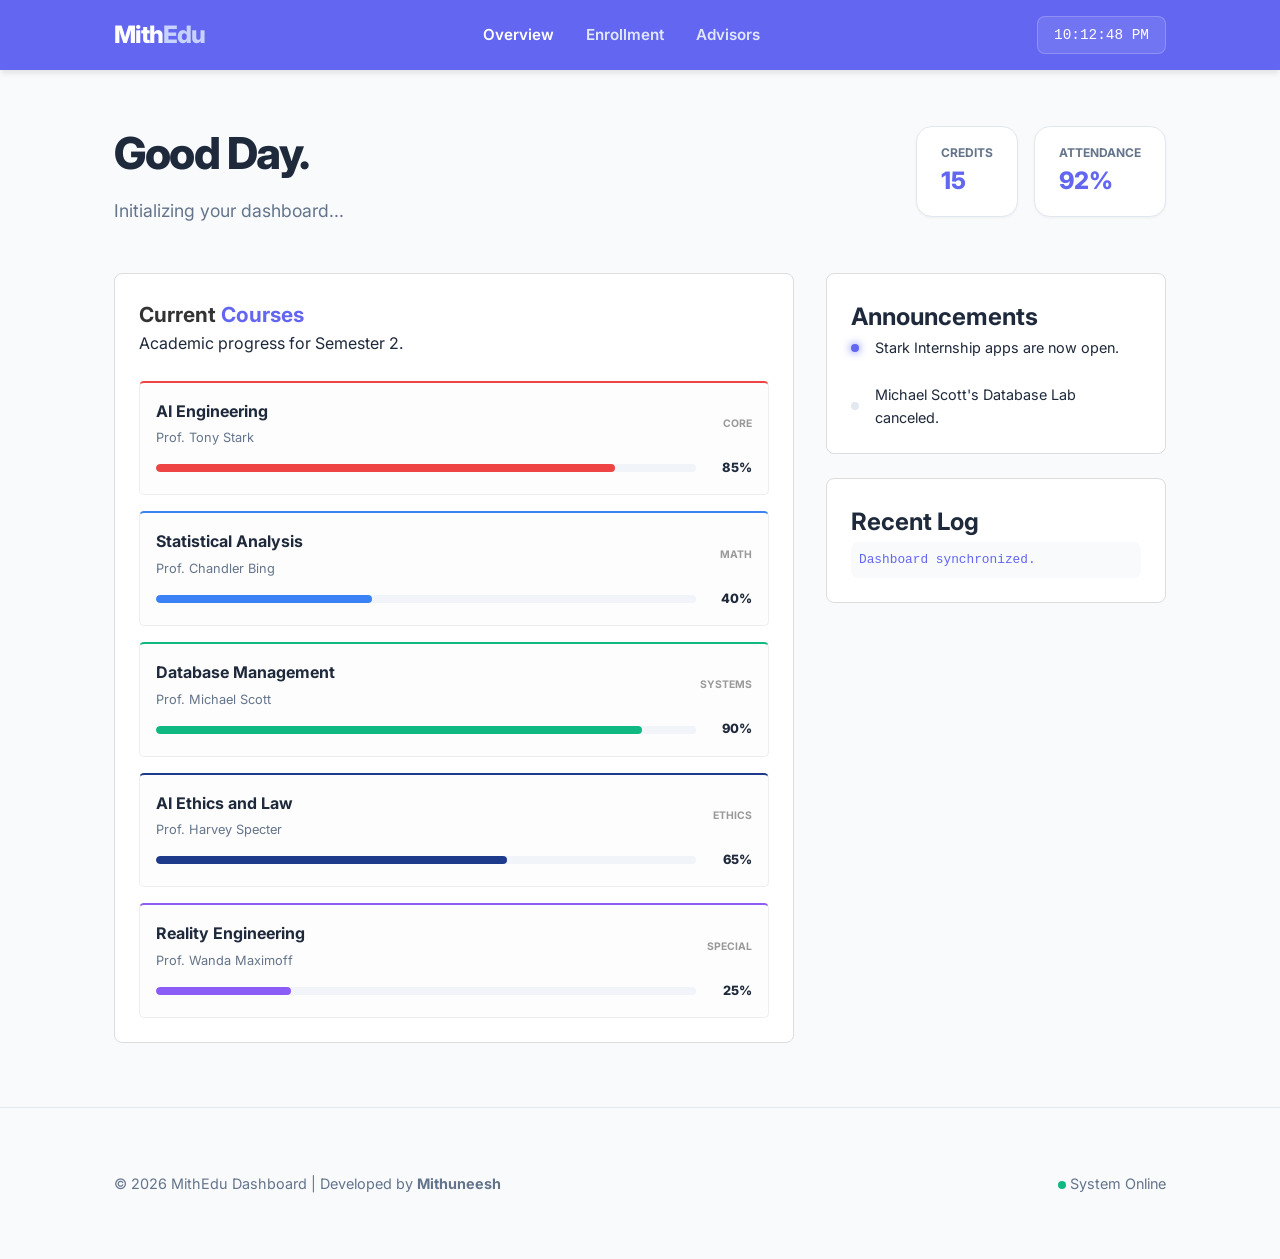
<file: index.html>
<!DOCTYPE html>
<html lang="en">

<head>
    <meta charset="UTF-8">
    <meta name="viewport" content="width=device-width, initial-scale=1.0">
    <title>MithEdu | Learning Dashboard</title>
    <link rel="stylesheet" href="style.css">
    <link href="https://fonts.googleapis.com/css2?family=Inter:wght@400;500;600;700;800&display=swap" rel="stylesheet">
</head>

<body data-page="home">
    <header class="navbar">
        <div class="container nav-content">
            <div class="logo">Mith<span>Edu</span></div>
            <nav>
                <ul class="nav-links">
                    <li><a href="index.html" class="active">Overview</a></li>
                    <li><a href="enroll.html">Enrollment</a></li>
                    <li><a href="mentors.html">Advisors</a></li>
                </ul>
            </nav>
            <div id="live-clock" class="clock">00:00:00</div>
        </div>
    </header>

    <main class="container">
        <div class="dashboard-header">
            <div class="welcome-box">
                <h1 id="welcome-msg">Good Day.</h1>
                <p id="user-display" class="muted">Initializing your dashboard...</p>
            </div>
            <div class="quick-stats">
                <div class="stat-card">
                    <span class="label">Credits</span>
                    <span class="value">15</span>
                </div>
                <div class="stat-card">
                    <span class="label">Attendance</span>
                    <span class="value">92%</span>
                </div>
            </div>
        </div>

        <div class="grid-system">
            <!-- Learning Progress -->
            <section class="card span-2">
                <div class="card-title">
                    <h2>Current <em>Courses</em></h2>
                    <p>Academic progress for Semester 2.</p>
                </div>

                <div class="courses-vibrant-list">
                    <!-- Course 1 -->
                    <div class="course-item c-red">
                        <div class="c-header">
                            <div class="c-info">
                                <strong>AI Engineering</strong>
                                <span class="prof">Prof. Tony Stark</span>
                            </div>
                            <span class="c-tag">Core</span>
                        </div>
                        <div class="p-container">
                            <div class="p-track">
                                <div class="p-fill" style="width: 85%"></div>
                            </div>
                            <span class="p-num">85%</span>
                        </div>
                    </div>

                    <!-- Course 2 -->
                    <div class="course-item c-blue">
                        <div class="c-header">
                            <div class="c-info">
                                <strong>Statistical Analysis</strong>
                                <span class="prof">Prof. Chandler Bing</span>
                            </div>
                            <span class="c-tag">Math</span>
                        </div>
                        <div class="p-container">
                            <div class="p-track">
                                <div class="p-fill" style="width: 40%"></div>
                            </div>
                            <span class="p-num">40%</span>
                        </div>
                    </div>

                    <!-- Course 3 -->
                    <div class="course-item c-green">
                        <div class="c-header">
                            <div class="c-info">
                                <strong>Database Management</strong>
                                <span class="prof">Prof. Michael Scott</span>
                            </div>
                            <span class="c-tag">Systems</span>
                        </div>
                        <div class="p-container">
                            <div class="p-track">
                                <div class="p-fill" style="width: 90%"></div>
                            </div>
                            <span class="p-num">90%</span>
                        </div>
                    </div>

                    <!-- Course 4 -->
                    <div class="course-item c-navy">
                        <div class="c-header">
                            <div class="c-info">
                                <strong>AI Ethics and Law</strong>
                                <span class="prof">Prof. Harvey Specter</span>
                            </div>
                            <span class="c-tag">Ethics</span>
                        </div>
                        <div class="p-container">
                            <div class="p-track">
                                <div class="p-fill" style="width: 65%"></div>
                            </div>
                            <span class="p-num">65%</span>
                        </div>
                    </div>

                    <!-- Course 5 -->
                    <div class="course-item c-purple">
                        <div class="c-header">
                            <div class="c-info">
                                <strong>Reality Engineering</strong>
                                <span class="prof">Prof. Wanda Maximoff</span>
                            </div>
                            <span class="c-tag">Special</span>
                        </div>
                        <div class="p-container">
                            <div class="p-track">
                                <div class="p-fill" style="width: 25%"></div>
                            </div>
                            <span class="p-num">25%</span>
                        </div>
                    </div>
                </div>
            </section>

            <!-- Sidebar -->
            <aside class="sidebar-col">
                <section class="card">
                    <h2>Announcements</h2>
                    <div class="notif-list">
                        <div class="notif-item">
                            <div class="dot active"></div>
                            <p>Stark Internship apps are now open.</p>
                        </div>
                        <div class="notif-item">
                            <div class="dot"></div>
                            <p>Michael Scott's Database Lab canceled.</p>
                        </div>
                    </div>
                </section>

                <section class="card mt-20">
                    <h2>Recent Log</h2>
                    <div id="dynamic-display" class="mono-text">
                        Dashboard synchronized.
                    </div>
                </section>
            </aside>
        </div>
    </main>

    <footer class="footer">
        <div class="container footer-content">
            <p>&copy; 2026 MithEdu Dashboard | Developed by <strong>Mithuneesh</strong></p>
            <div class="status">
                <span class="dot-live"></span> System Online
            </div>
        </div>
    </footer>

    <script src="script.js"></script>
</body>

</html>
</file>
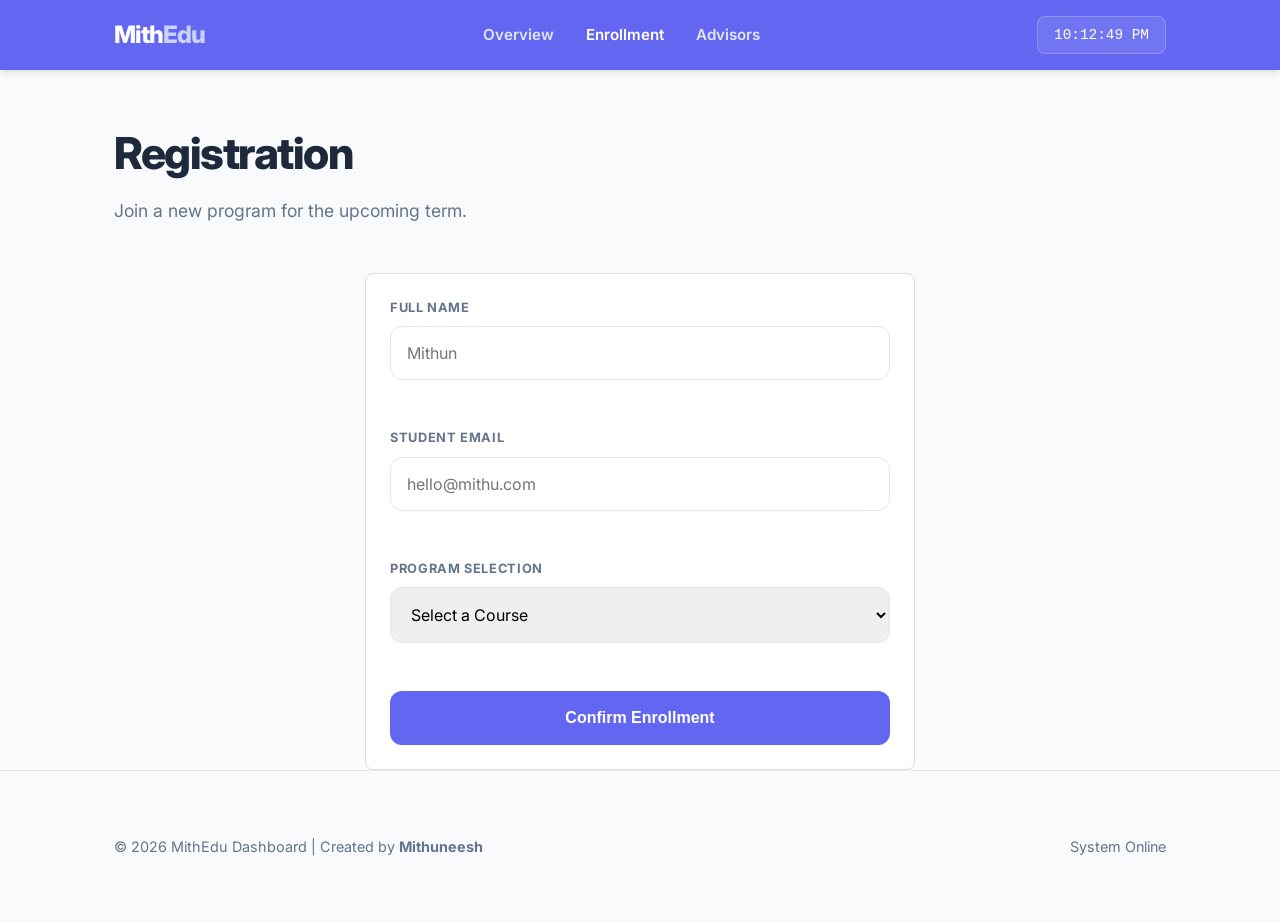
<file: enroll.html>
<!DOCTYPE html>
<html lang="en">

<head>
    <meta charset="UTF-8">
    <meta name="viewport" content="width=device-width, initial-scale=1.0">
    <title>Enrollment | MithEdu</title>
    <link rel="stylesheet" href="style.css">
    <link href="https://fonts.googleapis.com/css2?family=Inter:wght@400;500;600;700&display=swap" rel="stylesheet">
</head>

<body data-page="enroll">
    <header class="navbar">
        <div class="container nav-content">
            <div class="logo">Mith<span>Edu</span></div>
            <nav>
                <ul class="nav-links">
                    <li><a href="index.html">Overview</a></li>
                    <li><a href="enroll.html" class="active">Enrollment</a></li>
                    <li><a href="mentors.html">Advisors</a></li>
                </ul>
            </nav>
            <div id="live-clock" class="clock">00:00:00</div>
        </div>
    </header>

    <main class="container">
        <div class="dashboard-header">
            <div class="welcome-box">
                <h1>Registration</h1>
                <p class="muted">Join a new program for the upcoming term.</p>
            </div>
        </div>

        <section class="card form-box">
            <form id="enrollment-form" novalidate>
                <div class="input-group">
                    <label for="name">Full Name</label>
                    <input type="text" id="name" placeholder="Mithun" required>
                    <span id="name-error" class="error-text"></span>
                </div>

                <div class="input-group">
                    <label for="email">Student Email</label>
                    <input type="email" id="email" placeholder="hello@mithu.com" required>
                    <span id="email-error" class="error-text"></span>
                </div>

                <div class="input-group">
                    <label for="course">Program Selection</label>
                    <select id="course" required>
                        <option value="">Select a Course</option>
                        <option value="AI Engineering">AI Engineering</option>
                        <option value="Statistical Analysis">Statistical Analysis</option>
                        <option value="Database Management">Database Management</option>
                        <option value="AI Ethics and Law">AI Ethics and Law</option>
                        <option value="Reality Engineering">Reality Engineering</option>
                    </select>
                    <span id="course-error" class="error-text"></span>
                </div>

                <button type="submit" class="btn-primary">Confirm Enrollment</button>
            </form>

            <div id="success-msg" class="success-card hidden">
                <h3>Welcome Aboard!</h3>
                <p>Registration confirmed for <b id="enrolled-course"></b>.</p>
                <p style="margin-top: 1rem;"><a href="index.html" style="color: inherit; font-weight: 700;">Back to
                        Dashboard</a></p>
            </div>
        </section>
    </main>

    <footer class="footer">
        <div class="container footer-content">
            <p>&copy; 2026 MithEdu Dashboard | Created by <strong>Mithuneesh</strong></p>
            <div class="status">
                <span class="dot"></span> System Online
            </div>
        </div>
    </footer>

    <script src="script.js"></script>
</body>

</html>
</file>
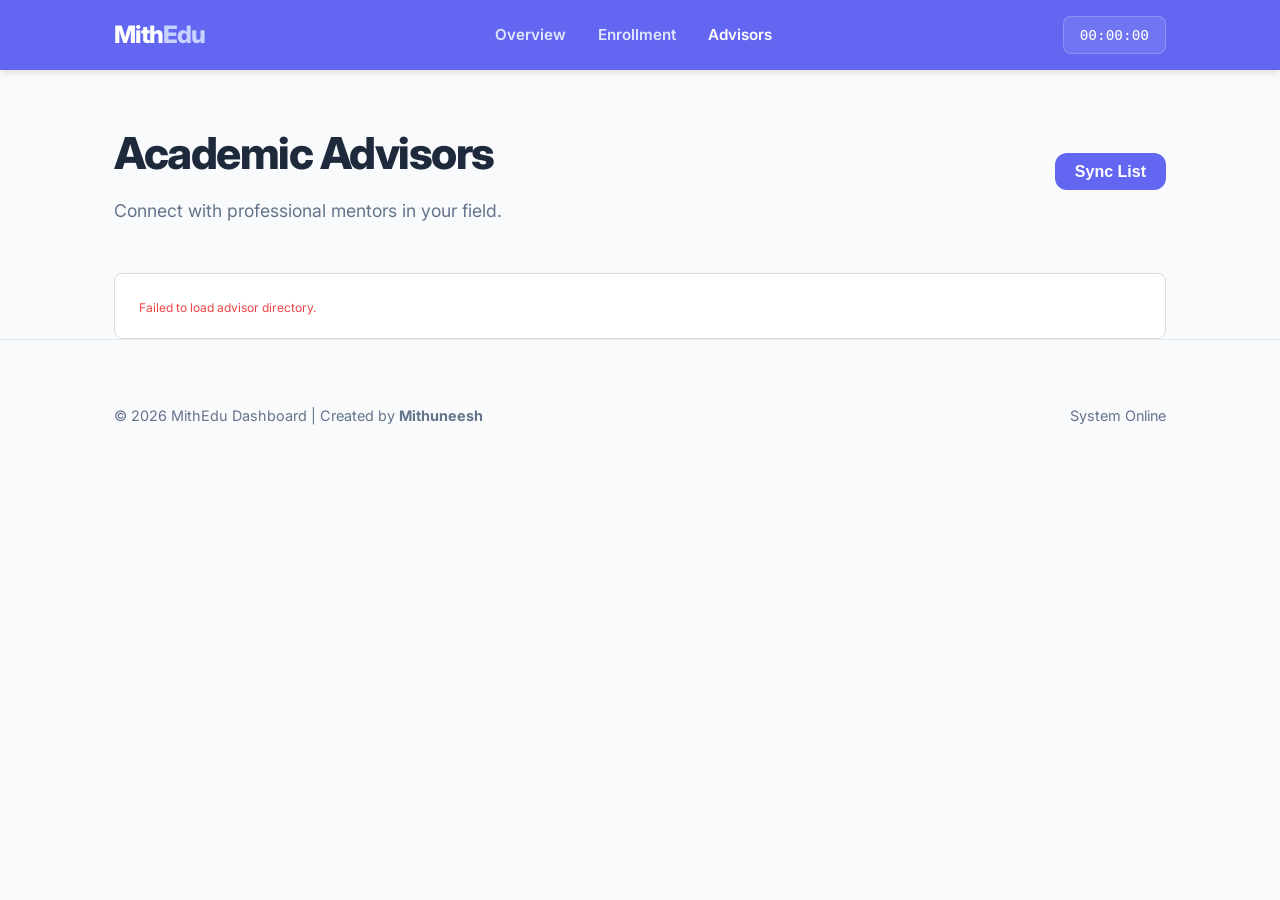
<file: mentors.html>
<!DOCTYPE html>
<html lang="en">

<head>
    <meta charset="UTF-8">
    <meta name="viewport" content="width=device-width, initial-scale=1.0">
    <title>Advisors | MithEdu</title>
    <link rel="stylesheet" href="style.css">
    <link href="https://fonts.googleapis.com/css2?family=Inter:wght@400;500;600;700&display=swap" rel="stylesheet">
</head>

<body data-page="mentors">
    <header class="navbar">
        <div class="container nav-content">
            <div class="logo">Mith<span>Edu</span></div>
            <nav>
                <ul class="nav-links">
                    <li><a href="index.html">Overview</a></li>
                    <li><a href="enroll.html">Enrollment</a></li>
                    <li><a href="mentors.html" class="active">Advisors</a></li>
                </ul>
            </nav>
            <div id="live-clock" class="clock">00:00:00</div>
        </div>
    </header>

    <main class="container">
        <div class="dashboard-header">
            <div class="welcome-box">
                <h1>Academic Advisors</h1>
                <p class="muted">Connect with professional mentors in your field.</p>
            </div>
            <button id="refresh-mentors" class="btn-primary" style="width: auto; padding: 0.6rem 1.25rem;">Sync
                List</button>
        </div>

        <section class="card">
            <div id="mentors-list" class="mentors-vibrant-grid">
                <p>Synchronizing with the directory...</p>
            </div>
        </section>
    </main>

    <footer class="footer">
        <div class="container footer-content">
            <p>&copy; 2026 MithEdu Dashboard | Created by <strong>Mithuneesh</strong></p>
            <div class="status">
                <span class="dot"></span> System Online
            </div>
        </div>
    </footer>

    <script src="script.js"></script>
</body>

</html>
</file>
<file: style.css>
:root {
    --primary: #6366f1;
    --primary-dark: #4f46e5;
    --bg: #f8fafc;
    --text: #1e293b;
    --text-muted: #64748b;
    --border: #e2e8f0;
    --surface: #ffffff;
    --error: #ef4444;
    --success: #10b981;
    
    /* Course Colors */
    --c-red: #ef4444;
    --c-blue: #3b82f6;
    --c-green: #10b981;
    --c-navy: #1e3a8a;
    --c-purple: #8b5cf6;
}

* {
    margin: 0;
    padding: 0;
    box-sizing: border-box;
}

body {
    font-family: 'Inter', system-ui, sans-serif;
    background-color: var(--bg);
    color: var(--text);
    line-height: 1.6;
}

.container {
    max-width: 1100px;
    margin: 0 auto;
    padding: 0 1.5rem;
}

/* Header */
.navbar {
    background: var(--primary); /* Vibrant Indigo */
    border-bottom: none;
    padding: 1rem 0;
    position: sticky;
    top: 0;
    z-index: 100;
    box-shadow: 0 4px 6px -1px rgba(0, 0, 0, 0.1);
}

.nav-content {
    display: flex;
    justify-content: space-between;
    align-items: center;
}

.logo {
    font-size: 1.5rem;
    font-weight: 800;
    letter-spacing: -1px;
    color: white;
}

.logo span { color: #c7d2fe; }

.nav-links {
    display: flex;
    list-style: none;
    gap: 2rem;
}

.nav-links a {
    text-decoration: none;
    color: #e0e7ff;
    font-size: 0.95rem;
    font-weight: 600;
    transition: color 0.2s;
}

.nav-links a:hover, .nav-links a.active {
    color: white;
}

.clock {
    font-family: monospace;
    font-size: 0.9rem;
    background: rgba(255, 255, 255, 0.1);
    color: white;
    padding: 0.4rem 1rem;
    border-radius: 8px;
    border: 1px solid rgba(255, 255, 255, 0.2);
}

/* Dashboard Header */
.dashboard-header {
    padding: 3rem 0;
    display: flex;
    justify-content: space-between;
    align-items: center;
}

.welcome-box h1 {
    font-size: 2.75rem;
    font-weight: 800;
    letter-spacing: -1.5px;
    margin-bottom: 0.5rem;
}

.muted { color: var(--text-muted); font-size: 1.1rem; }

.quick-stats { display: flex; gap: 1rem; }

.stat-card {
    background: white;
    padding: 1rem 1.5rem;
    border-radius: 16px;
    border: 1px solid var(--border);
    display: flex;
    flex-direction: column;
    box-shadow: 0 1px 3px rgba(0,0,0,0.05);
}

.stat-card .label { font-size: 0.75rem; font-weight: 700; color: var(--text-muted); text-transform: uppercase; }
.stat-card .value { font-size: 1.5rem; font-weight: 800; color: var(--primary); }

/* Grid Layout */
.grid-system {
    display: grid;
    grid-template-columns: 2fr 1fr;
    gap: 2rem;
    margin-bottom: 4rem;
}

@media (max-width: 900px) {
    .grid-system { grid-template-columns: 1fr; }
}

.card {
    background: white;
    padding: 1.5rem;
    border-radius: 8px;
    border: 1px solid #ddd;
}

.card-title { margin-bottom: 1.5rem; }
.card-title h2 { font-size: 1.3rem; font-weight: 700; color: #333; }
.card-title em { color: var(--primary); font-style: normal; }

/* Vibrant Courses List */
.courses-vibrant-list {
    display: flex;
    flex-direction: column;
    gap: 1rem;
}

.course-item {
    padding: 1rem;
    border-radius: 5px;
    border: 1px solid #eee;
    background: #fdfdfd;
}

.course-item:hover { background: #f9f9f9; }

.c-header {
    display: flex;
    justify-content: space-between;
    align-items: center;
    margin-bottom: 0.5rem;
}

.c-info strong { font-size: 1rem; font-weight: 700; display: block; }
.prof { font-size: 0.8rem; color: var(--text-muted); }

.c-tag {
    font-size: 0.65rem;
    font-weight: 700;
    text-transform: uppercase;
    color: #999;
}

/* Simpler Color Indicators (Dot instead of thick border) */
.c-red { border-top: 2px solid var(--c-red); }
.c-red .p-fill { background: var(--c-red); }

.c-blue { border-top: 2px solid var(--c-blue); }
.c-blue .p-fill { background: var(--c-blue); }

.c-green { border-top: 2px solid var(--c-green); }
.c-green .p-fill { background: var(--c-green); }

.c-navy { border-top: 2px solid var(--c-navy); }
.c-navy .p-fill { background: var(--c-navy); }

.c-purple { border-top: 2px solid var(--c-purple); }
.c-purple .p-fill { background: var(--c-purple); }

/* Progress */
.p-container { display: flex; align-items: center; gap: 1rem; }
.p-track { flex: 1; height: 8px; background: #f1f5f9; border-radius: 4px; overflow: hidden; }
.p-fill { height: 100%; border-radius: 4px; }
.p-num { font-size: 0.8rem; font-weight: 800; width: 40px; text-align: right; }

/* Sidebar List */
.notif-list { display: flex; flex-direction: column; gap: 1.5rem; }
.notif-item { display: flex; gap: 1rem; align-items: center; }
.notif-item p { font-size: 0.9rem; color: var(--text); }
.dot { width: 8px; height: 8px; border-radius: 50%; background: var(--border); }
.dot.active { background: var(--primary); box-shadow: 0 0 8px var(--primary); }

.mono-text { font-family: monospace; font-size: 0.8rem; color: var(--primary); padding: 0.5rem; background: var(--bg); border-radius: 8px; }

/* Form Styles */
.form-box { max-width: 550px; margin: 0 auto; }
.input-group { margin-bottom: 1.5rem; display: flex; flex-direction: column; gap: 0.5rem; }
label { font-size: 0.8rem; font-weight: 700; text-transform: uppercase; color: var(--text-muted); letter-spacing: 0.05em; }
input, select { padding: 1rem; border: 1.5px solid var(--border); border-radius: 12px; font-family: inherit; font-size: 1rem; }
input:focus, select:focus { outline: none; border-color: var(--primary); box-shadow: 0 0 0 4px #e0e7ff; }
.error-text { color: var(--error); font-size: 0.75rem; height: 1rem; }
.btn-primary { width: 100%; padding: 1.1rem; background: var(--primary); color: white; border: none; border-radius: 12px; font-weight: 700; font-size: 1rem; cursor: pointer; transition: background 0.2s; }
.btn-primary:hover { background: var(--primary-dark); }
.success-card { background: #f0fdf4; border: 1px solid #bbf7d0; padding: 2rem; border-radius: 16px; text-align: center; color: #166534; }

/* Mentors Directory */
.mentors-vibrant-grid { display: grid; grid-template-columns: repeat(auto-fill, minmax(220px, 1fr)); gap: 1rem; }
.mentor-card { background: #ffffff; padding: 1rem; border-radius: 8px; border: 1px solid #ddd; border-top: 3px solid var(--primary); }
.m-name { font-weight: 700; font-size: 1rem; display: block; margin-bottom: 2px; }
.m-detail { font-size: 0.8rem; color: var(--text-muted); display: block; }
.m-email { font-family: monospace; font-size: 0.75rem; color: var(--primary); margin-top: 10px; display: block; }

/* Footer */
.footer { border-top: 1px solid var(--border); padding: 4rem 0; color: var(--text-muted); font-size: 0.9rem; }
.footer-content { display: flex; justify-content: space-between; align-items: center; }
.dot-live { width: 8px; height: 8px; background: var(--success); border-radius: 50%; display: inline-block; }

.hidden { display: none; }
.mt-20 { margin-top: 1.5rem; }
</file>
